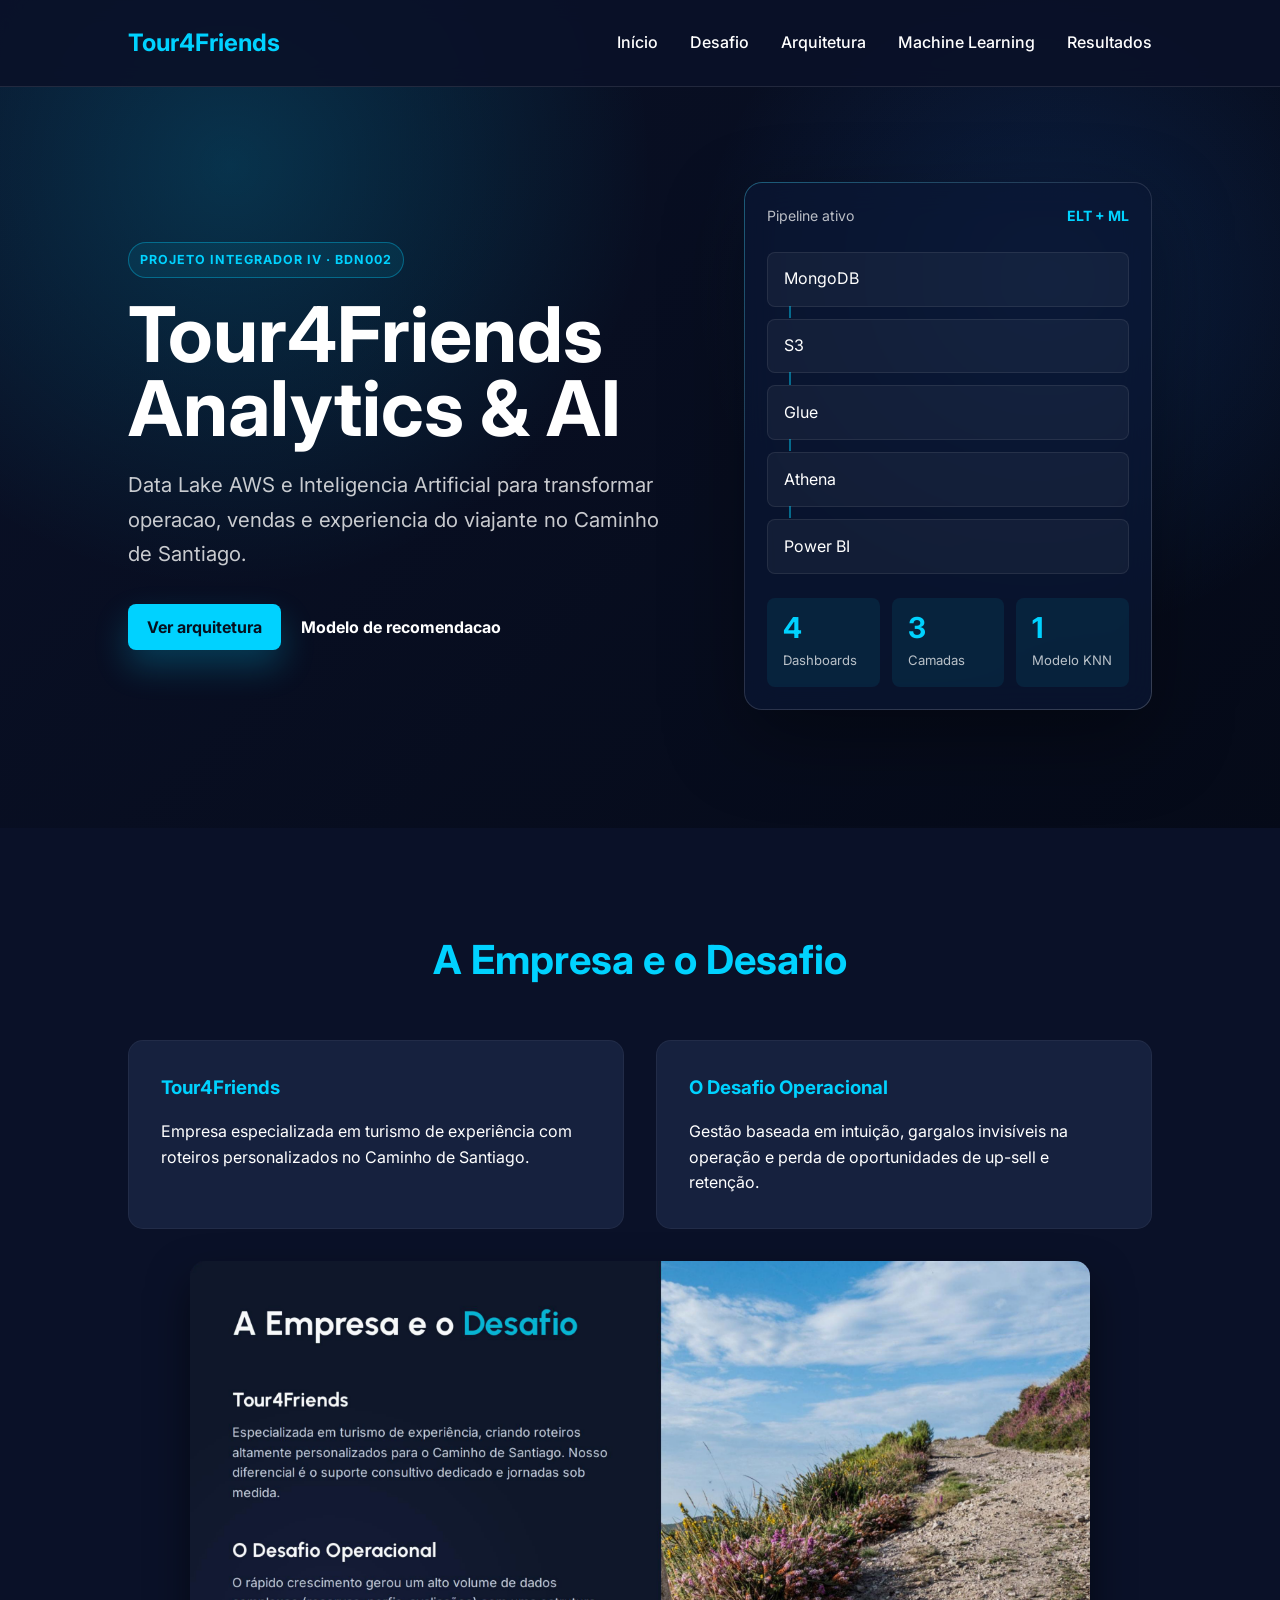
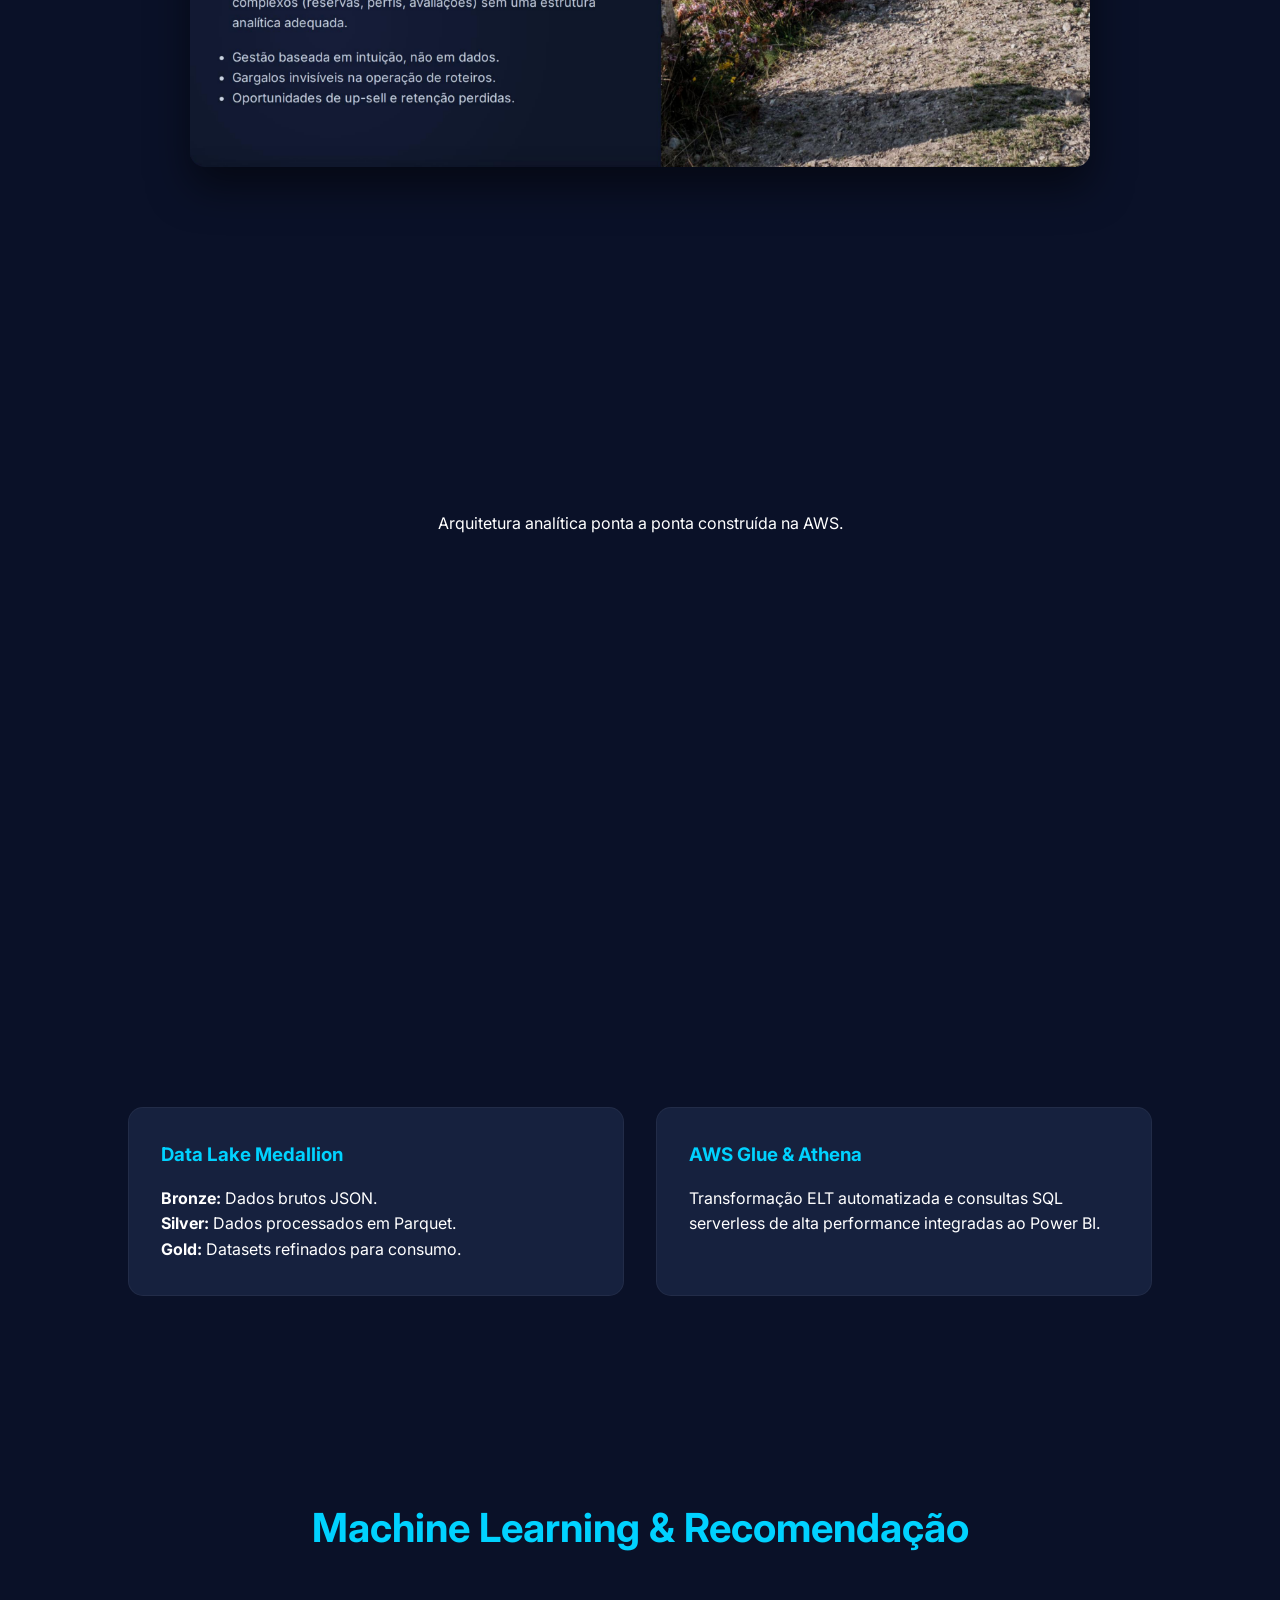
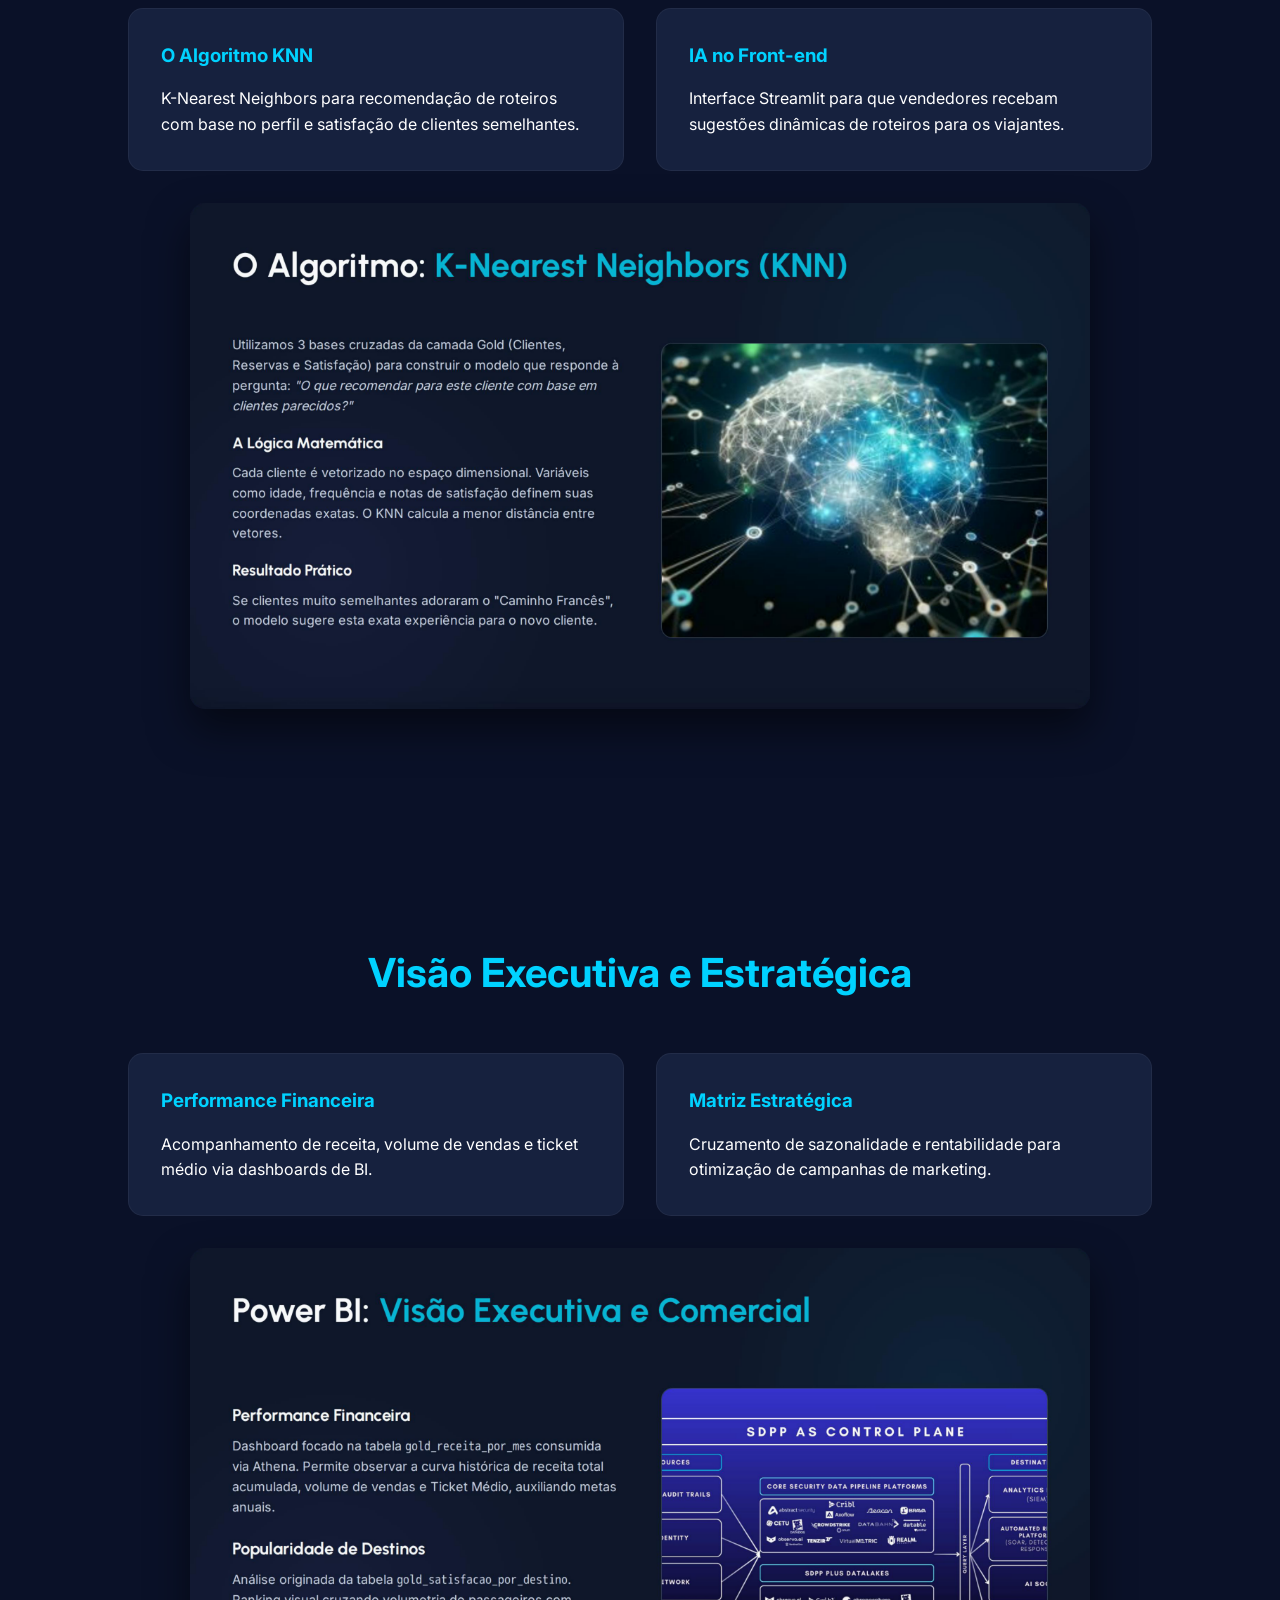
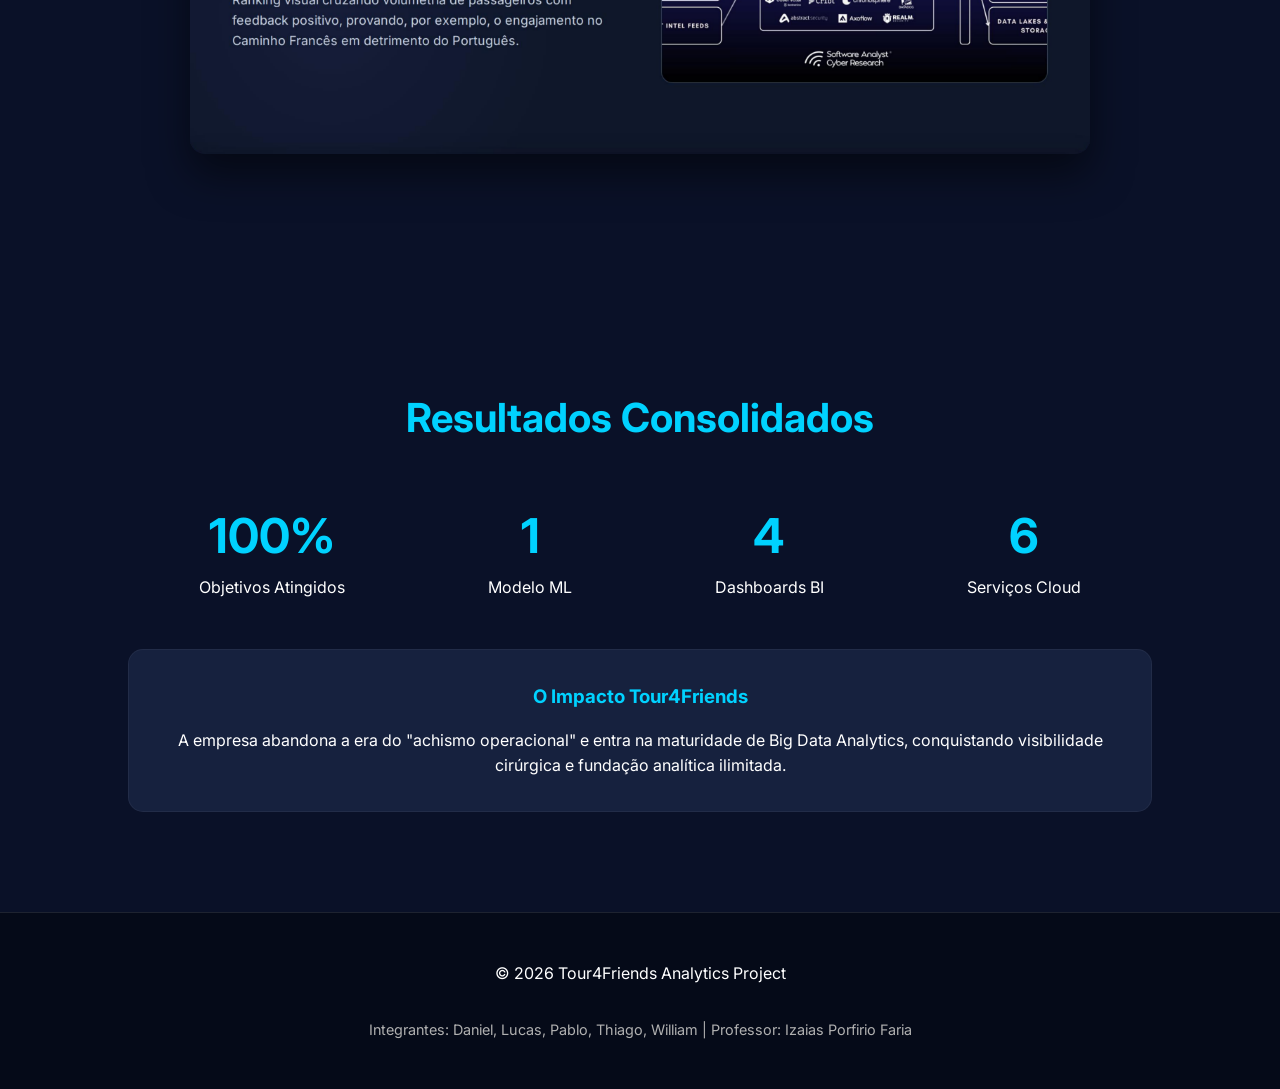
<file: index.html>
<!DOCTYPE html>
<html lang="pt-br">
<head>
    <meta charset="UTF-8">
    <meta name="viewport" content="width=device-width, initial-scale=1.0">
    <title>Tour4Friends Analytics & AI</title>
    <link rel="stylesheet" href="assets/hero-v3.css">
    <link rel="preconnect" href="https://fonts.googleapis.com">
    <link rel="preconnect" href="https://fonts.gstatic.com" crossorigin>
    <link href="https://fonts.googleapis.com/css2?family=Inter:wght@400;500;700&display=swap" rel="stylesheet">
</head>
<body>
    <header>
        <div class="logo">Tour4Friends</div>
        <nav>
            <ul>
                <li><a href="#home">Início</a></li>
                <li><a href="#desafio">Desafio</a></li>
                <li><a href="#arquitetura">Arquitetura</a></li>
                <li><a href="#ml">Machine Learning</a></li>
                <li><a href="#resultados">Resultados</a></li>
            </ul>
        </nav>
    </header>

    <main>
        <section id="home" class="hero">
            <div class="hero-content">
                <div class="hero-copy">
                    <span class="hero-kicker">Projeto Integrador IV · BDN002</span>
                    <h1>Tour4Friends Analytics & AI</h1>
                    <p>Data Lake AWS e Inteligencia Artificial para transformar operacao, vendas e experiencia do viajante no Caminho de Santiago.</p>
                    <div class="hero-actions">
                        <a class="hero-button" href="#arquitetura">Ver arquitetura</a>
                        <a class="hero-link" href="#ml">Modelo de recomendacao</a>
                    </div>
                </div>

                <div class="hero-panel" aria-label="Resumo do projeto">
                    <div class="panel-header">
                        <span>Pipeline ativo</span>
                        <strong>ELT + ML</strong>
                    </div>
                    <div class="pipeline-line">
                        <span>MongoDB</span>
                        <span>S3</span>
                        <span>Glue</span>
                        <span>Athena</span>
                        <span>Power BI</span>
                    </div>
                    <div class="hero-metrics">
                        <div>
                            <strong>4</strong>
                            <span>Dashboards</span>
                        </div>
                        <div>
                            <strong>3</strong>
                            <span>Camadas</span>
                        </div>
                        <div>
                            <strong>1</strong>
                            <span>Modelo KNN</span>
                        </div>
                    </div>
                </div>
            </div>
        </section>

        <!-- Desafio Section -->
        <section id="desafio">
            <h2>A Empresa e o Desafio</h2>
            <div class="grid">
                <div class="card">
                    <h3>Tour4Friends</h3>
                    <p>Empresa especializada em turismo de experiência com roteiros personalizados no Caminho de Santiago.</p>
                </div>
                <div class="card">
                    <h3>O Desafio Operacional</h3>
                    <p>Gestão baseada em intuição, gargalos invisíveis na operação e perda de oportunidades de up-sell e retenção.</p>
                </div>
            </div>
            <img src="assets/images/slide_2.png" alt="Desafio Operacional" class="architecture-img">
        </section>

        <!-- Arquitetura Section -->
        <section id="arquitetura">
            <h2>Pipeline: Do Operacional ao Insight</h2>
            <p style="text-align: center; margin-bottom: 2rem;">Arquitetura analítica ponta a ponta construída na AWS.</p>
            <img src="assets/images/slide_3.png" alt="Pipeline AWS" class="architecture-img">
            
            <div class="grid">
                <div class="card">
                    <h3>Data Lake Medallion</h3>
                    <p><strong>Bronze:</strong> Dados brutos JSON.<br><strong>Silver:</strong> Dados processados em Parquet.<br><strong>Gold:</strong> Datasets refinados para consumo.</p>
                </div>
                <div class="card">
                    <h3>AWS Glue & Athena</h3>
                    <p>Transformação ELT automatizada e consultas SQL serverless de alta performance integradas ao Power BI.</p>
                </div>
            </div>
        </section>

        <!-- Machine Learning Section -->
        <section id="ml">
            <h2>Machine Learning & Recomendação</h2>
            <div class="grid">
                <div class="card">
                    <h3>O Algoritmo KNN</h3>
                    <p>K-Nearest Neighbors para recomendação de roteiros com base no perfil e satisfação de clientes semelhantes.</p>
                </div>
                <div class="card">
                    <h3>IA no Front-end</h3>
                    <p>Interface Streamlit para que vendedores recebam sugestões dinâmicas de roteiros para os viajantes.</p>
                </div>
            </div>
            <img src="assets/images/slide_13.png" alt="Lógica KNN" class="architecture-img">
        </section>

        <!-- Dashboards Section -->
        <section id="dashboards">
            <h2>Visão Executiva e Estratégica</h2>
            <div class="grid">
                <div class="card">
                    <h3>Performance Financeira</h3>
                    <p>Acompanhamento de receita, volume de vendas e ticket médio via dashboards de BI.</p>
                </div>
                <div class="card">
                    <h3>Matriz Estratégica</h3>
                    <p>Cruzamento de sazonalidade e rentabilidade para otimização de campanhas de marketing.</p>
                </div>
            </div>
            <img src="assets/images/slide_16.png" alt="Power BI Dashboard" class="architecture-img">
        </section>

        <!-- Resultados Section -->
        <section id="resultados">
            <h2>Resultados Consolidados</h2>
            <div class="stats-container">
                <div class="stat-item">
                    <h4>100%</h4>
                    <p>Objetivos Atingidos</p>
                </div>
                <div class="stat-item">
                    <h4>1</h4>
                    <p>Modelo ML</p>
                </div>
                <div class="stat-item">
                    <h4>4</h4>
                    <p>Dashboards BI</p>
                </div>
                <div class="stat-item">
                    <h4>6</h4>
                    <p>Serviços Cloud</p>
                </div>
            </div>
            <div class="card" style="margin-top: 3rem; text-align: center;">
                <h3>O Impacto Tour4Friends</h3>
                <p>A empresa abandona a era do "achismo operacional" e entra na maturidade de Big Data Analytics, conquistando visibilidade cirúrgica e fundação analítica ilimitada.</p>
            </div>
        </section>
    </main>

    <footer>
        <p>&copy; 2026 Tour4Friends Analytics Project</p>
        <div class="footer-credits">
            Integrantes: Daniel, Lucas, Pablo, Thiago, William | Professor: Izaias Porfirio Faria
        </div>
    </footer>

    <script src="assets/script.js?v=20260611-hero2"></script>
</body>
</html>
</file>
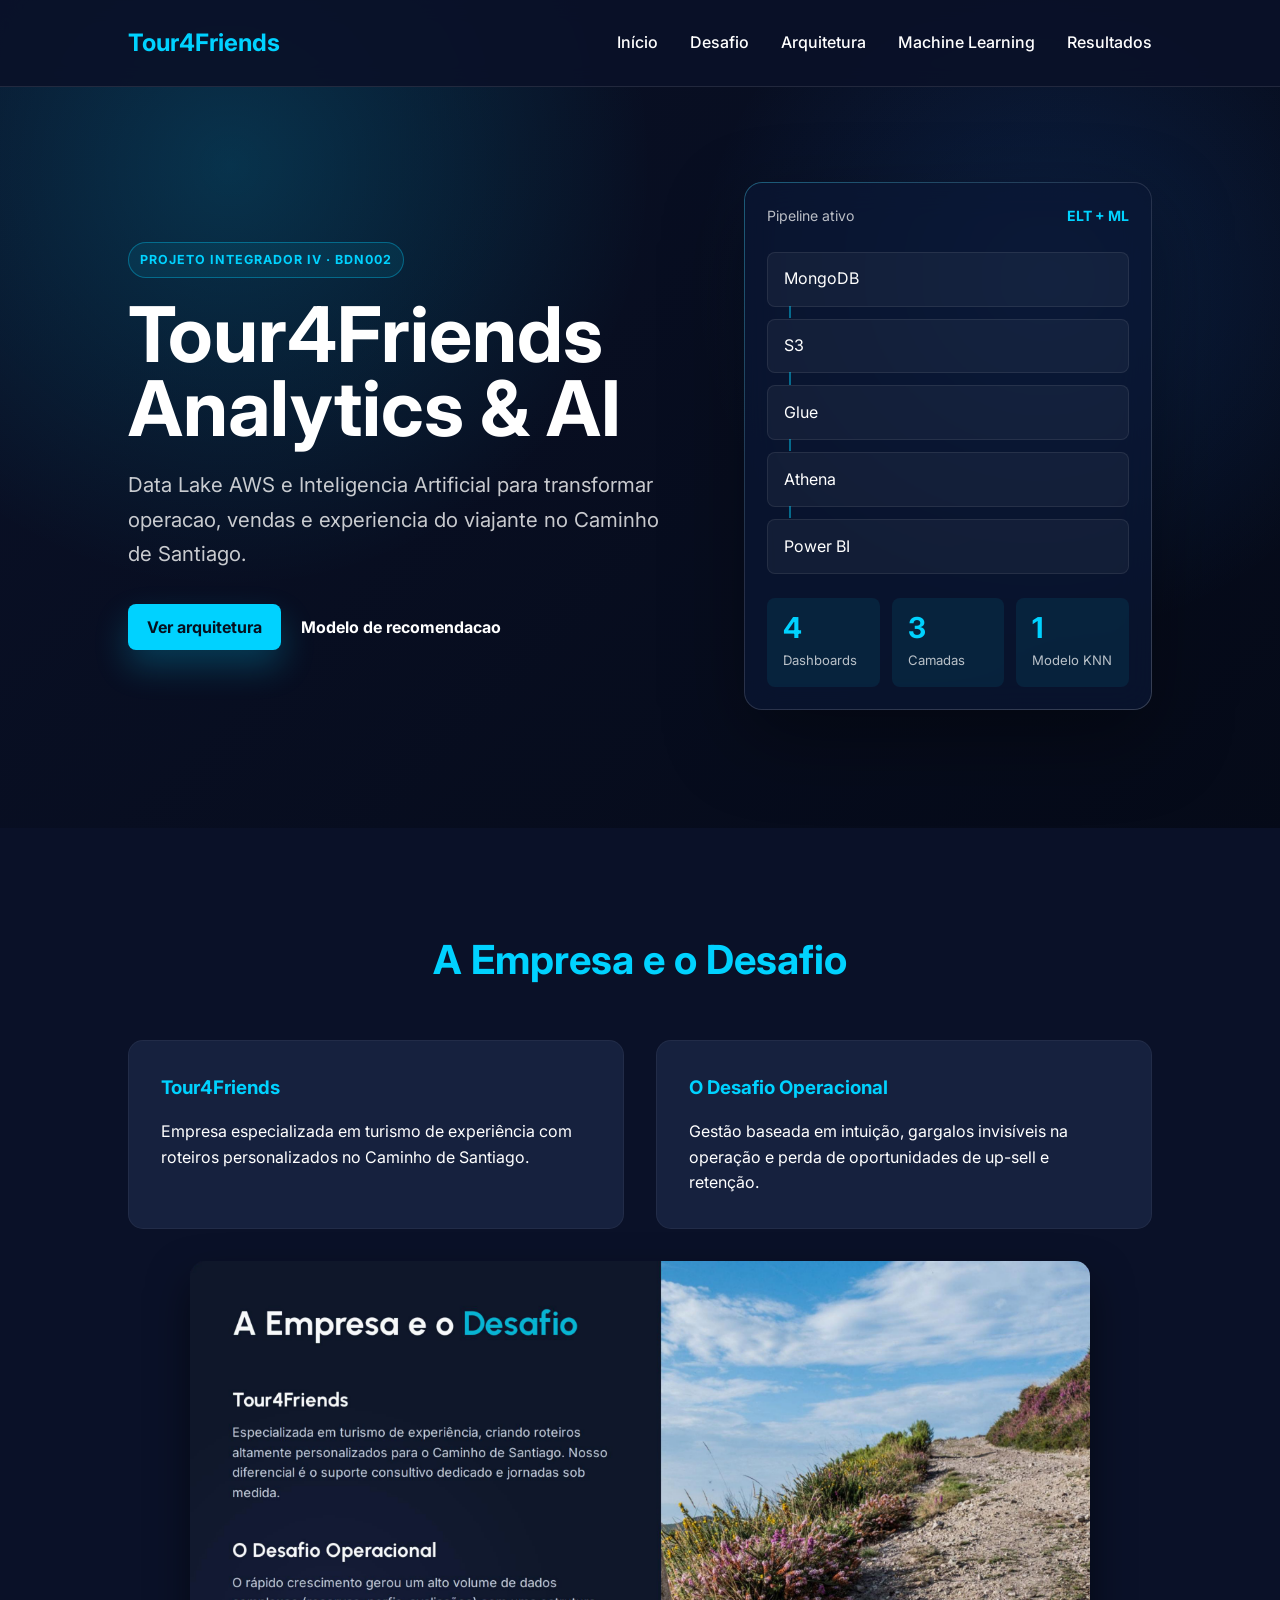
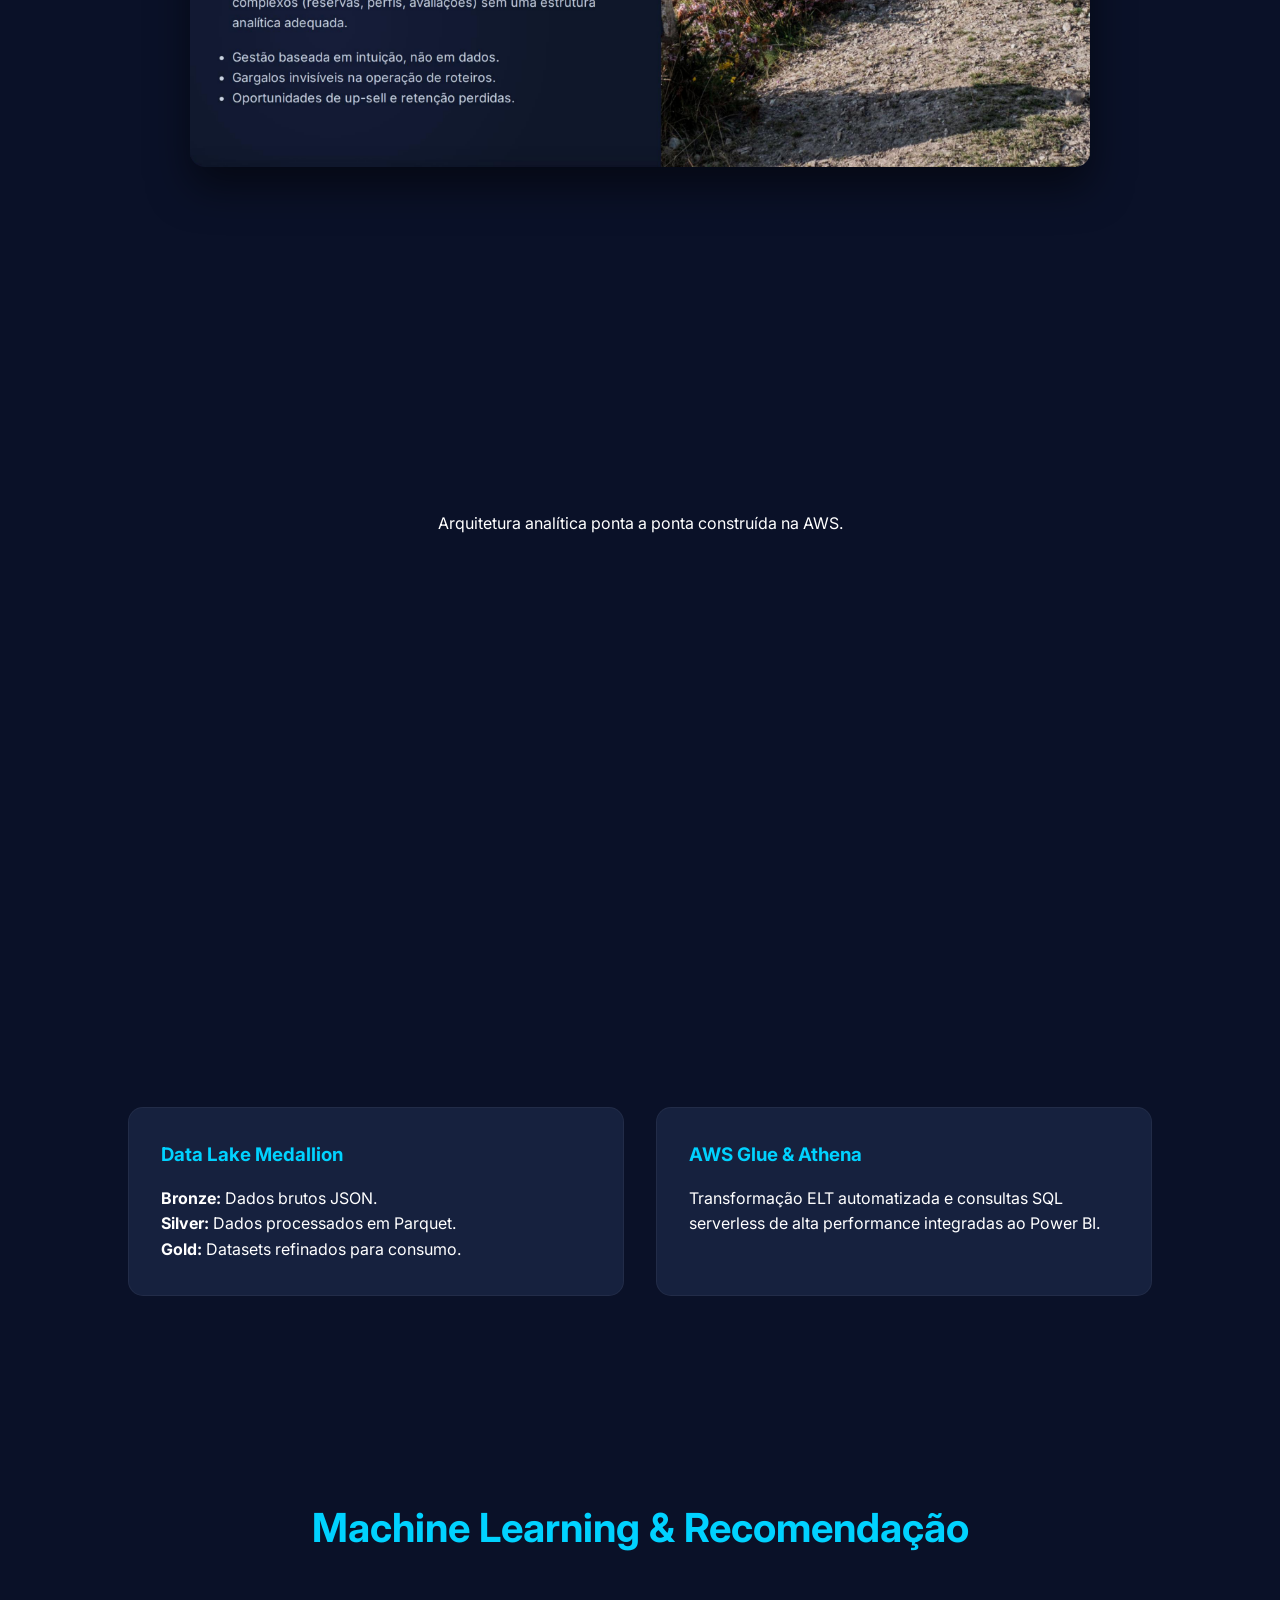
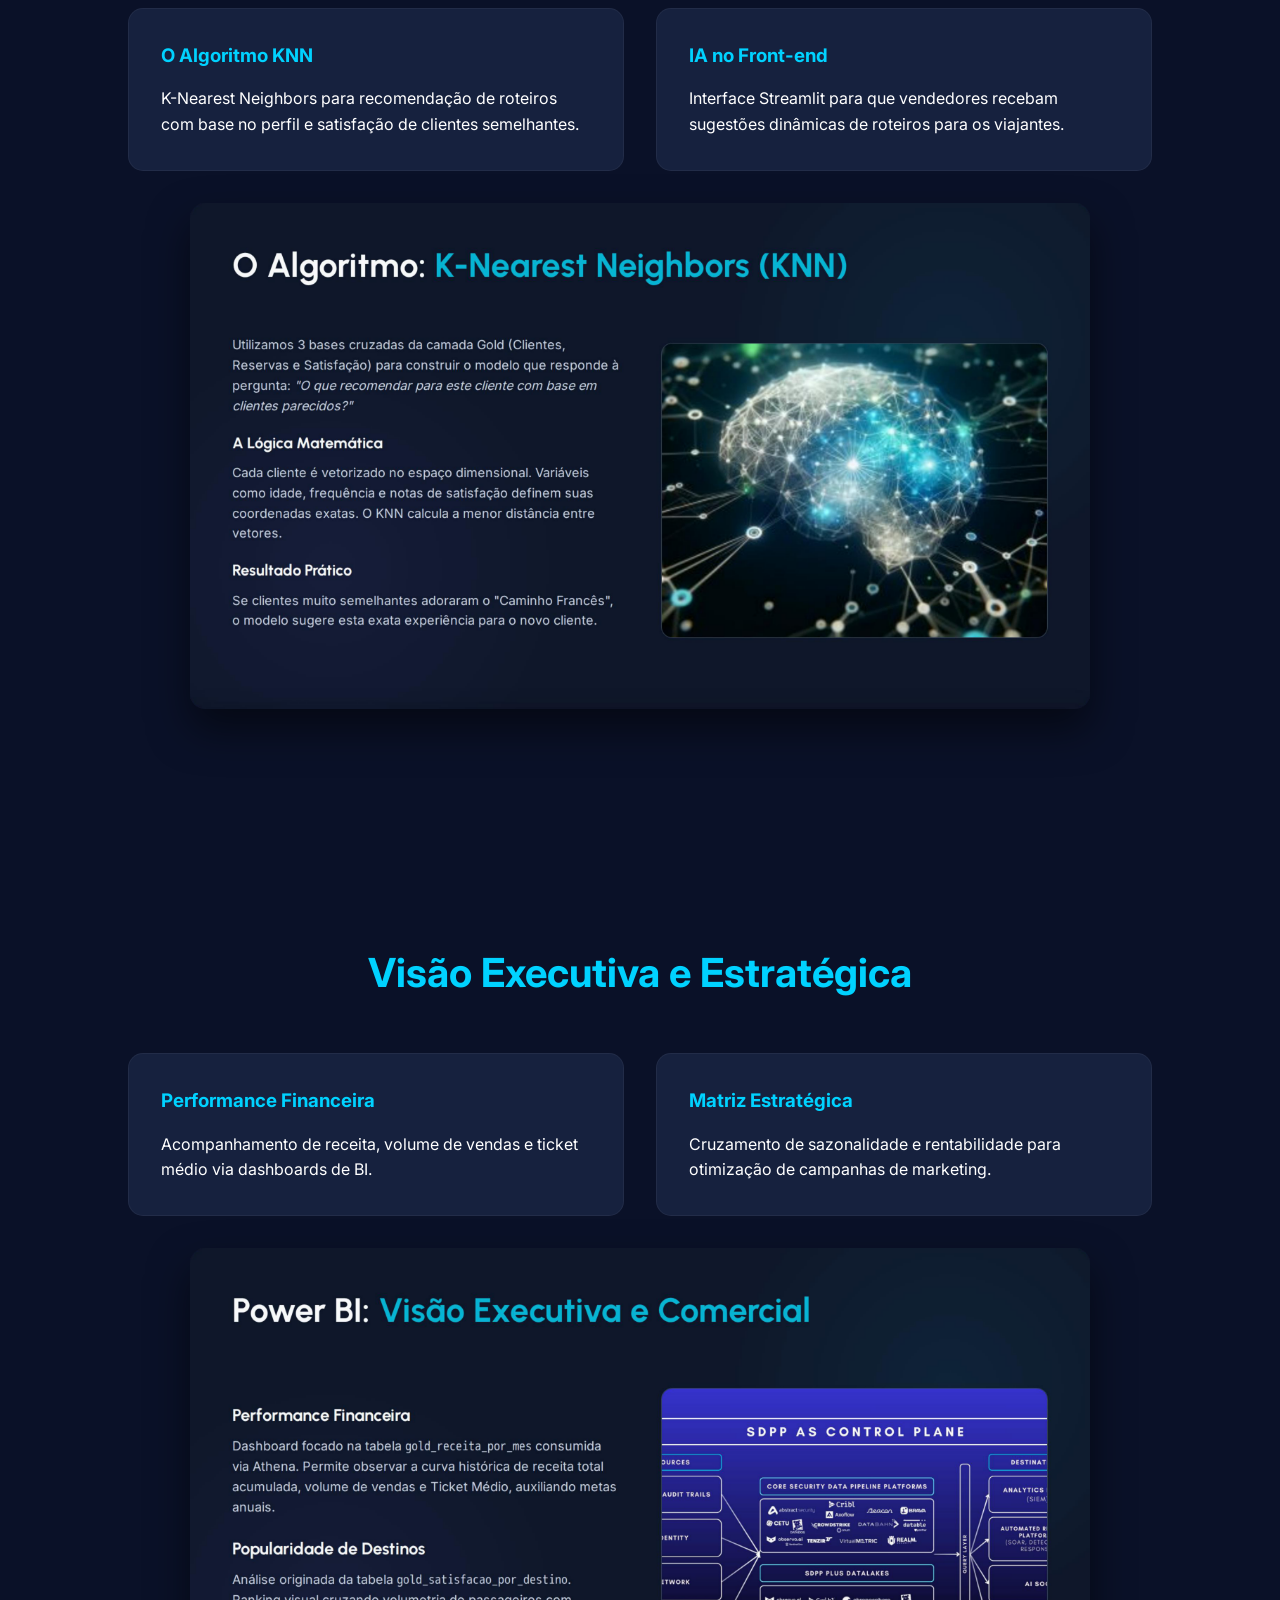
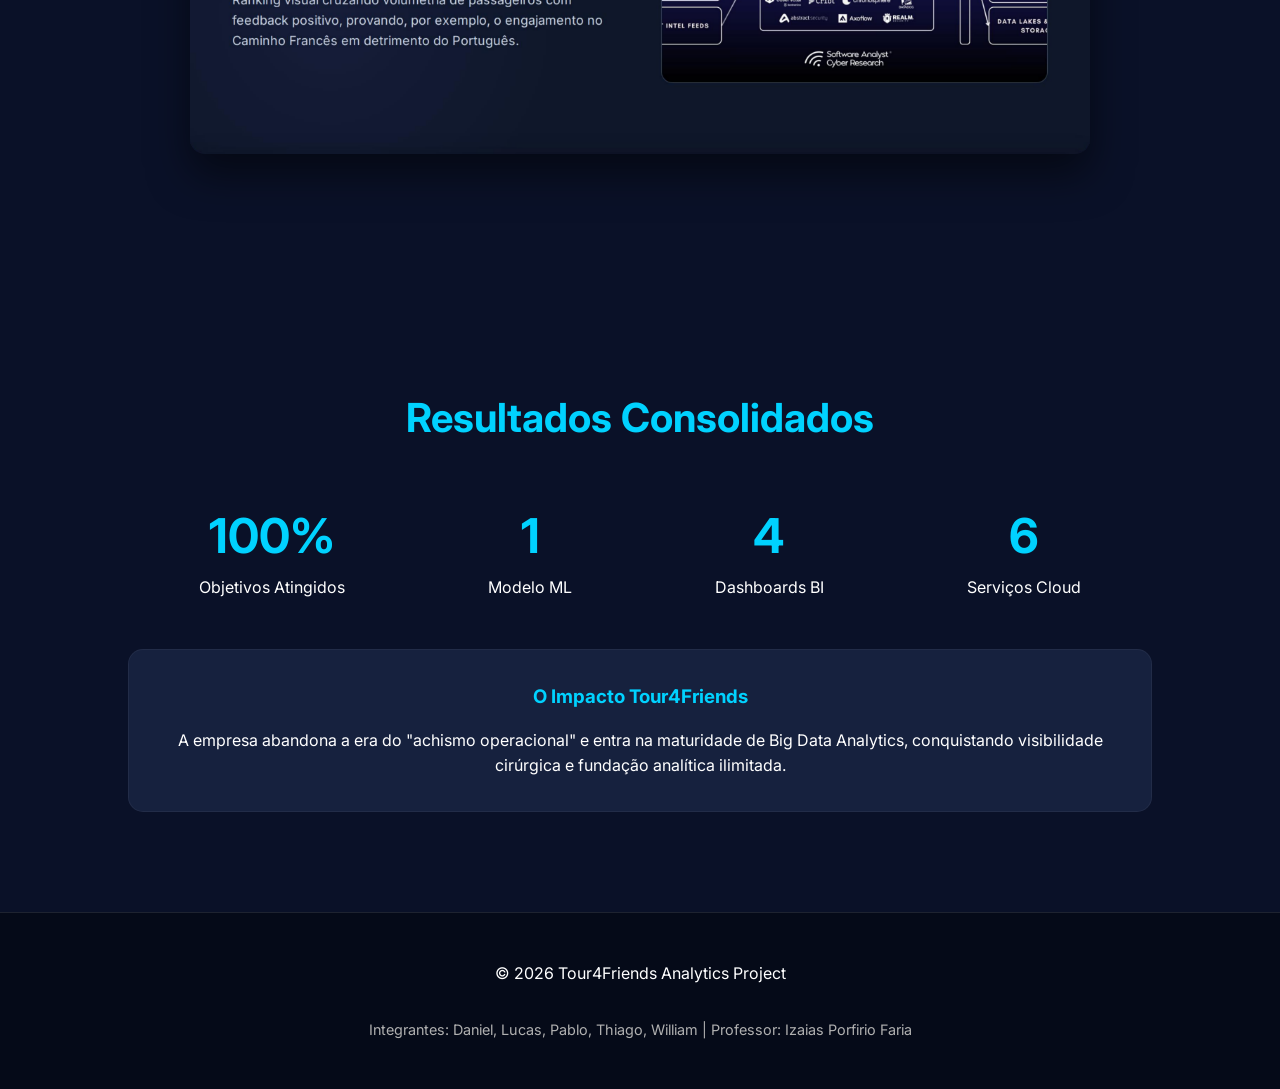
<file: tour4friends-datalake/index.html>
<!DOCTYPE html>
<html lang="pt-br">
<head>
    <meta charset="UTF-8">
    <meta name="viewport" content="width=device-width, initial-scale=1.0">
    <meta http-equiv="refresh" content="0; url=../">
    <title>Tour4Friends Analytics & AI</title>
    <link rel="canonical" href="../">
    <script>
        window.location.replace("../");
    </script>
</head>
<body>
    <p>Redirecionando para <a href="../">Tour4Friends Analytics & AI</a>.</p>
</body>
</html>
</file>
<file: assets/hero-v3.css>
:root {
    --bg-color: #0a1128;
    --card-bg: #16213e;
    --accent-color: #00d2ff;
    --text-color: #ffffff;
    --text-muted: #b0b0b0;
    --transition: all 0.3s ease;
}

* {
    margin: 0;
    padding: 0;
    box-sizing: border-box;
}

body {
    font-family: 'Inter', -apple-system, BlinkMacSystemFont, "Segoe UI", Roboto, Helvetica, Arial, sans-serif;
    background-color: var(--bg-color);
    color: var(--text-color);
    line-height: 1.6;
    overflow-x: hidden;
}

/* Header & Navigation */
header {
    position: fixed;
    top: 0;
    width: 100%;
    padding: 1.5rem 10%;
    display: flex;
    justify-content: space-between;
    align-items: center;
    background: rgba(10, 17, 40, 0.9);
    backdrop-filter: blur(10px);
    z-index: 1000;
    border-bottom: 1px solid rgba(255, 255, 255, 0.1);
}

.logo {
    font-size: 1.5rem;
    font-weight: 700;
    color: var(--accent-color);
}

nav ul {
    display: flex;
    list-style: none;
}

nav ul li {
    margin-left: 2rem;
}

nav ul li a {
    text-decoration: none;
    color: var(--text-color);
    font-weight: 500;
    transition: var(--transition);
}

nav ul li a:hover {
    color: var(--accent-color);
}

/* Hero Section */
.hero {
    min-height: 92vh;
    display: grid;
    align-items: center;
    padding: 9rem 10% 5rem;
    overflow: hidden;
    background:
        radial-gradient(circle at 18% 20%, rgba(0, 210, 255, 0.18), transparent 34%),
        radial-gradient(circle at 82% 34%, rgba(35, 134, 255, 0.16), transparent 30%),
        linear-gradient(135deg, rgba(10, 17, 40, 0.99), rgba(5, 10, 24, 0.98)),
        #0a1128;
}

.hero-content {
    width: min(1180px, 100%);
    margin: 0 auto;
    display: grid;
    grid-template-columns: minmax(0, 1.15fr) minmax(320px, 0.85fr);
    gap: 4rem;
    align-items: center;
}

.hero-copy {
    max-width: 780px;
}

.hero-kicker {
    display: inline-flex;
    align-items: center;
    margin-bottom: 1.25rem;
    padding: 0.45rem 0.7rem;
    border: 1px solid rgba(0, 210, 255, 0.35);
    border-radius: 999px;
    color: var(--accent-color);
    font-size: 0.78rem;
    font-weight: 700;
    letter-spacing: 0.08em;
    text-transform: uppercase;
    background: rgba(0, 210, 255, 0.08);
}

.hero h1 {
    font-size: clamp(3rem, 6vw, 6.5rem);
    line-height: 0.96;
    margin-bottom: 1.4rem;
    max-width: 760px;
    color: var(--text-color);
}

.hero p {
    max-width: 720px;
    margin-bottom: 2rem;
    color: rgba(255, 255, 255, 0.78);
    font-size: clamp(1.05rem, 1.6vw, 1.35rem);
    line-height: 1.7;
}

.hero-actions {
    display: flex;
    flex-wrap: wrap;
    gap: 0.9rem;
    align-items: center;
}

.hero-button,
.hero-link {
    display: inline-flex;
    align-items: center;
    min-height: 46px;
    border-radius: 8px;
    font-weight: 700;
    text-decoration: none;
}

.hero-button {
    padding: 0 1.2rem;
    color: #06101f;
    background: var(--accent-color);
    box-shadow: 0 16px 34px rgba(0, 210, 255, 0.24);
}

.hero-link {
    padding: 0 0.35rem;
    color: var(--text-color);
}

.hero-panel {
    position: relative;
    padding: 1.4rem;
    border: 1px solid rgba(255, 255, 255, 0.12);
    border-radius: 18px;
    background: rgba(11, 23, 52, 0.72);
    box-shadow: 0 28px 80px rgba(0, 0, 0, 0.36);
    backdrop-filter: blur(16px);
}

.hero-panel::before {
    content: "";
    position: absolute;
    inset: -1px;
    border-radius: inherit;
    pointer-events: none;
    background: linear-gradient(135deg, rgba(0, 210, 255, 0.28), transparent 42%, rgba(255, 255, 255, 0.08));
    mask: linear-gradient(#000 0 0) content-box, linear-gradient(#000 0 0);
    mask-composite: exclude;
    padding: 1px;
}

.panel-header {
    display: flex;
    justify-content: space-between;
    gap: 1rem;
    margin-bottom: 1.5rem;
    color: rgba(255, 255, 255, 0.72);
    font-size: 0.88rem;
}

.panel-header strong {
    color: var(--accent-color);
}

.pipeline-line {
    display: grid;
    gap: 0.75rem;
    margin-bottom: 1.5rem;
}

.pipeline-line span {
    position: relative;
    display: block;
    padding: 0.85rem 1rem;
    border: 1px solid rgba(255, 255, 255, 0.08);
    border-radius: 8px;
    color: var(--text-color);
    background: rgba(255, 255, 255, 0.045);
}

.pipeline-line span:not(:last-child)::after {
    content: "";
    position: absolute;
    left: 1.3rem;
    bottom: -0.76rem;
    width: 2px;
    height: 0.76rem;
    background: rgba(0, 210, 255, 0.45);
}

.hero-metrics {
    display: grid;
    grid-template-columns: repeat(3, 1fr);
    gap: 0.75rem;
}

.hero-metrics div {
    padding: 1rem;
    border-radius: 8px;
    background: rgba(0, 210, 255, 0.08);
}

.hero-metrics strong,
.hero-metrics span {
    display: block;
}

.hero-metrics strong {
    color: var(--accent-color);
    font-size: 1.8rem;
    line-height: 1;
}

.hero-metrics span {
    margin-top: 0.45rem;
    color: rgba(255, 255, 255, 0.72);
    font-size: 0.82rem;
}

/* Sections */
section {
    padding: 100px 10%;
}

h2 {
    font-size: 2.5rem;
    margin-bottom: 3rem;
    text-align: center;
    color: var(--accent-color);
}

.grid {
    display: grid;
    grid-template-columns: repeat(auto-fit, minmax(300px, 1fr));
    gap: 2rem;
}

.card {
    background: var(--card-bg);
    padding: 2rem;
    border-radius: 15px;
    border: 1px solid rgba(255, 255, 255, 0.05);
    transition: var(--transition);
}

.card:hover {
    transform: translateY(-10px);
    border-color: var(--accent-color);
}

.card h3 {
    margin-bottom: 1rem;
    color: var(--accent-color);
}

/* Pipeline & Architecture */
.architecture-img {
    width: 100%;
    max-width: 900px;
    margin: 2rem auto;
    display: block;
    border-radius: 15px;
    box-shadow: 0 20px 40px rgba(0,0,0,0.5);
}

/* Stats */
.stats-container {
    display: flex;
    justify-content: space-around;
    flex-wrap: wrap;
    text-align: center;
}

.stat-item h4 {
    font-size: 3rem;
    color: var(--accent-color);
}

/* Footer */
footer {
    padding: 3rem 10%;
    background: #050a18;
    text-align: center;
    border-top: 1px solid rgba(255, 255, 255, 0.1);
}

.footer-credits {
    margin-top: 2rem;
    font-size: 0.9rem;
    color: var(--text-muted);
}

/* Responsive */
@media (max-width: 768px) {
    .hero {
        padding: 7rem 6% 4rem;
    }

    .hero-content {
        grid-template-columns: 1fr;
        gap: 2.5rem;
    }

    .hero-panel {
        padding: 1rem;
    }

    header { padding: 1rem 5%; }
    nav { display: none; }
}
</file>
